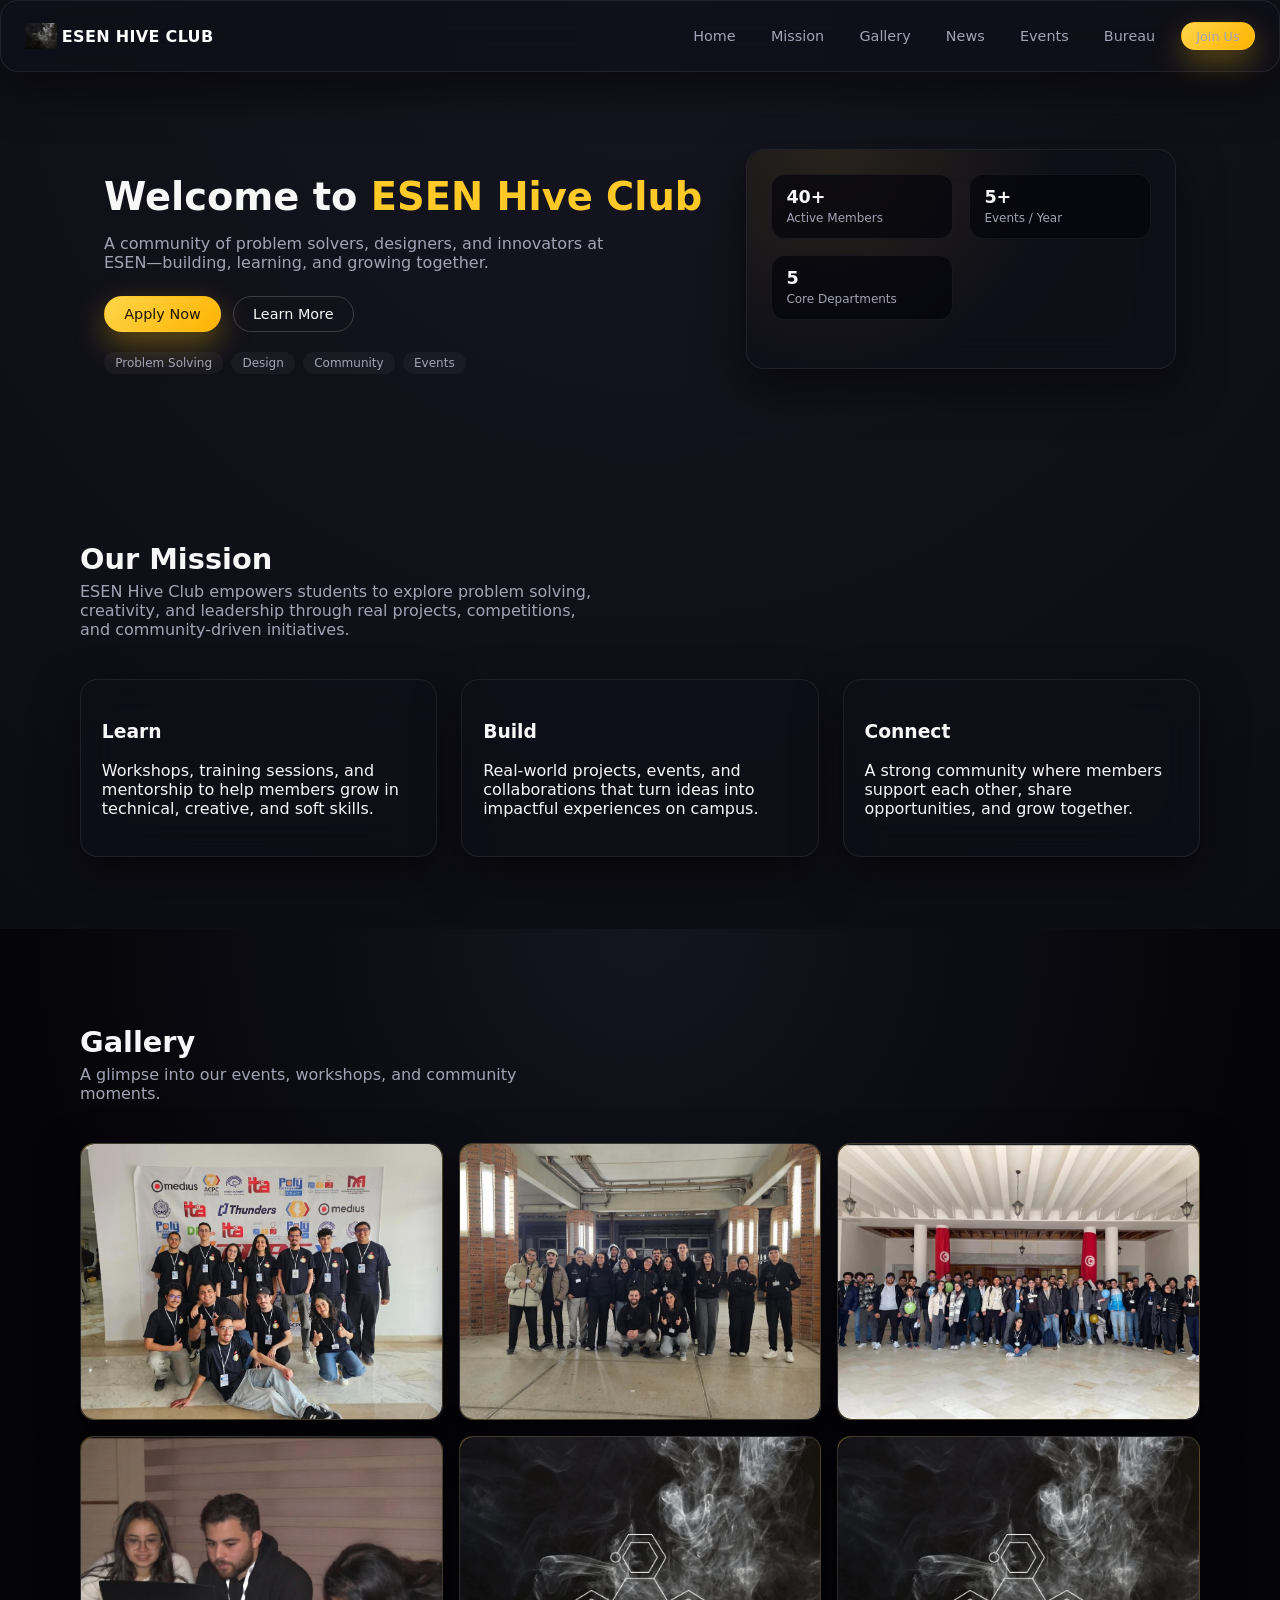
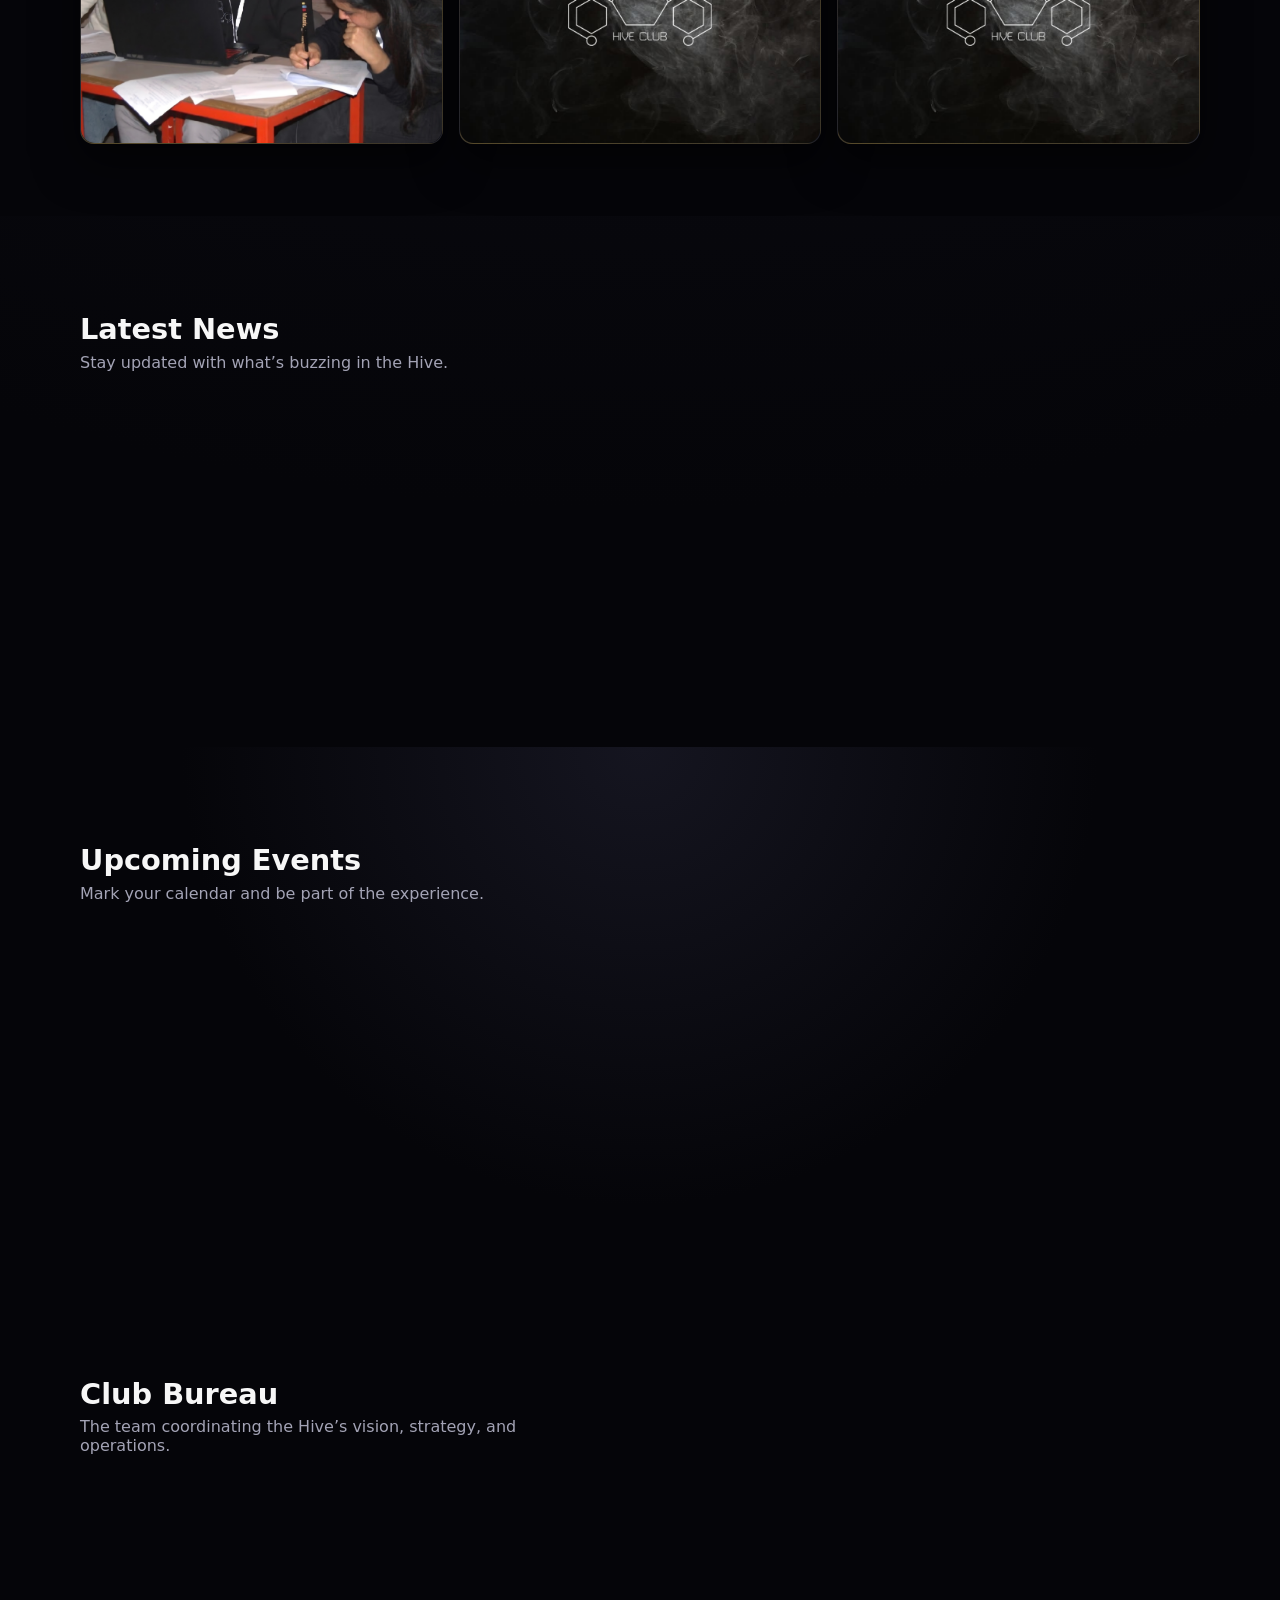
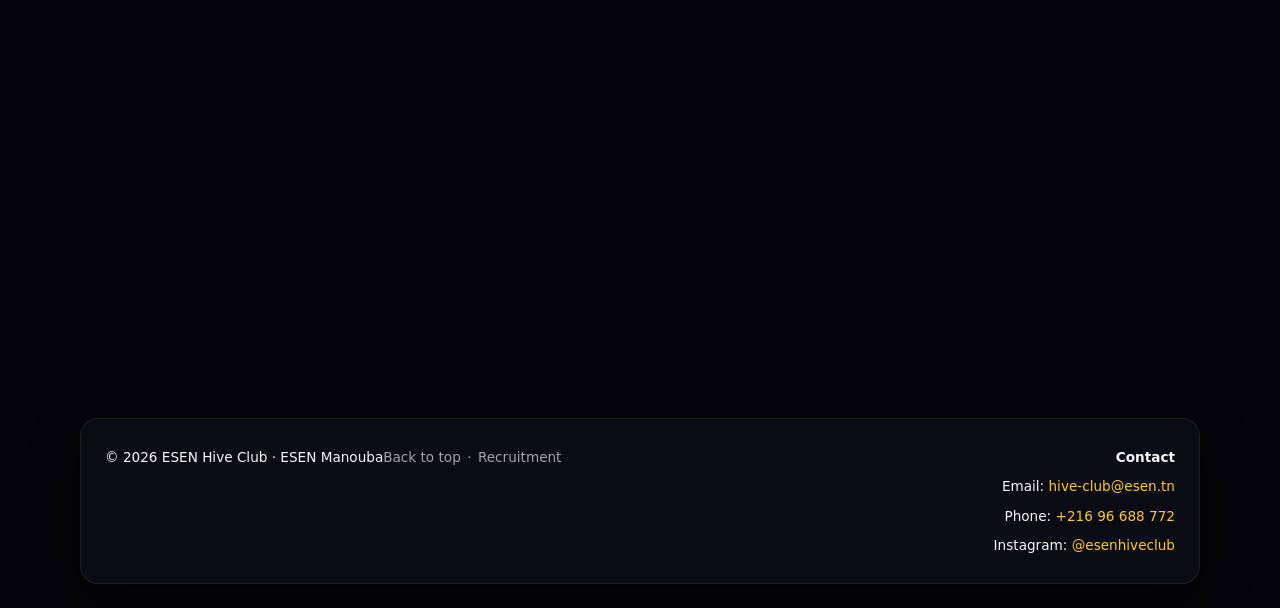
<file: index.html>
<!DOCTYPE html>
<html lang="en">
<head>
  <meta charset="UTF-8" />
  <meta name="viewport" content="width=device-width, initial-scale=1.0" />
  <title>ESEN Hive Club | Home</title>
  <link rel="stylesheet" href="styles.css" />
  <script defer src="script.js"></script>
  <link rel="icon" type="image/png" href="7.png">
</head>
<body>
  <header class="header glass">
 <div class="logo">
  <img src="2.jpg" alt="ESEN Hive Club Logo" class="logo-icon">
  <span class="logo-text">ESEN HIVE CLUB</span>
</div>

    <nav class="nav">
      <ul class="nav-links">
        <li><a href="#hero">Home</a></li>
        <li><a href="#mission">Mission</a></li>
        <li><a href="#gallery">Gallery</a></li>
        <li><a href="#news">News</a></li>
        <li><a href="#events">Events</a></li>
        <li><a href="#bureau">Bureau</a></li>
        <li><a href="recruitement.html" class="btn-primary small">Join Us</a></li>
      </ul>
      <button class="nav-toggle" aria-label="Toggle navigation">
        <span></span><span></span><span></span>
      </button>
    </nav>
  </header>

  <main>
    <!-- Hero -->
    <section id="hero" class="hero section">
      <div class="hero-content">
        <h1 class="hero-title">Welcome to <span>ESEN Hive Club</span></h1>
        <p class="hero-subtitle">
          A community of problem solvers, designers, and innovators at ESEN—building, learning, and growing together.
        </p>
        <div class="hero-actions">
          <a href="recruitement.html" class="btn-primary">Apply Now</a>
          <a href="#mission" class="btn-secondary">Learn More</a>
        </div>
        <div class="hero-tags">
          <span class="tag">Problem Solving</span>
          <span class="tag">Design</span>
          <span class="tag">Community</span>
          <span class="tag">Events</span>
        </div>
      </div>
      <div class="hero-visual glass">
        <div class="hero-orbit"></div>
        <div class="hero-stats">
          <div class="stat">
            <span class="stat-number">40+</span>
            <span class="stat-label">Active Members</span>
          </div>
          <div class="stat">
            <span class="stat-number">5+</span>
            <span class="stat-label">Events / Year</span>
          </div>
          <div class="stat">
            <span class="stat-number">5</span>
            <span class="stat-label">Core Departments</span>
          </div>
        </div>
      </div>
    </section>

    <!-- Mission -->
    <section id="mission" class="section">
      <div class="section-header">
        <h2>Our Mission</h2>
        <p>
          ESEN Hive Club empowers students to explore problem solving, creativity, and leadership through real projects,
          competitions, and community-driven initiatives.
        </p>
      </div>
      <div class="grid-3">
        <div class="card glass fade-in">
          <h3>Learn</h3>
          <p>
            Workshops, training sessions, and mentorship to help members grow in technical, creative, and soft skills.
          </p>
        </div>
        <div class="card glass fade-in">
          <h3>Build</h3>
          <p>
            Real-world projects, events, and collaborations that turn ideas into impactful experiences on campus.
          </p>
        </div>
        <div class="card glass fade-in">
          <h3>Connect</h3>
          <p>
            A strong community where members support each other, share opportunities, and grow together.
          </p>
        </div>
      </div>
    </section>

    <!-- Gallery -->
    <section id="gallery" class="section alt">
      <div class="section-header">
        <h2>Gallery</h2>
        <p>A glimpse into our events, workshops, and community moments.</p>
      </div>
      <div class="gallery-grid">
        <div class="gallery-item glass"><img src="tcpc.jpg"></div>
        <div class="gallery-item glass"><img src="winter.jpg"></div>
        <div class="gallery-item glass"><img src="4.jpg"></div>
        <div class="gallery-item glass"><img src="5.jpg"></div>
        <div class="gallery-item glass"><img src="2.jpg"></div>
        <div class="gallery-item glass"><img src="2.jpg"></div>
      </div>
    </section>

    <!-- News -->
    <section id="news" class="section">
      <div class="section-header">
        <h2>Latest News</h2>
        <p>Stay updated with what’s buzzing in the Hive.</p>
      </div>
      <div class="grid-3">
        <article class="card glass fade-in">
          <span class="badge">New</span>
          <h3>Hive Recruitment 2026</h3>
          <p>
            We’re opening applications for new members across all departments. Join us and shape the next chapter.
          </p>
          <a href="recruitement.html" class="link">View positions →</a>
        </article>
        <article class="card glass fade-in">
          <span class="badge">Event</span>
          <h3>BEE Battle</h3>
          <p>
            A coding arena where logic meets speed. Challenge yourself, solve problems, and compete
             with talented programmers in a battle of algorithms and innovation.
          </p>
          <span class="meta">Coming soon</span>
        </article>
      </div>
    </section>

    <!-- Events -->
    <section id="events" class="section alt">
      <div class="section-header">
        <h2>Upcoming Events</h2>
        <p>Mark your calendar and be part of the experience.</p>
      </div>
      <div class="timeline">
        <div class="timeline-item glass fade-in">
          <div class="timeline-date">Oct 10</div>
          <div class="timeline-content">
            <h3>Welcome to the Hive</h3>
            <p>Intro session for new members and interested students.</p>
          </div>
        </div>
        <div class="timeline-item glass fade-in">
          <div class="timeline-date">Nov 02</div>
          <div class="timeline-content">
            <h3>Hive Problem Solving Night</h3>
            <p>Team-based problem solving and friendly competition.</p>
          </div>
        </div>
        <div class="timeline-item glass fade-in">
          <div class="timeline-date">Dec 1</div>
          <div class="timeline-content">
            <h3>BEE Battle</h3>
            <p>A coding battle where logic, speed, and skills collide</p>
          </div>
        </div>
      </div>
    </section>

    <!-- Bureau -->
    <section id="bureau" class="section">
      <div class="section-header">
        <h2>Club Bureau</h2>
        <p>The team coordinating the Hive’s vision, strategy, and operations.</p>
      </div>
      <div class="bureau-grid">
        <div class="bureau-card glass fade-in">
          <div class="avatar">P</div>
          <h3>President : Rayen Jebali</h3>
          <p>Leads the club, defines strategy, and represents ESEN Hive in official contexts.</p>
        </div>
        <div class="bureau-card glass fade-in">
          <div class="avatar">H</div>
          <h3>Head of HR</h3>
          <p>Oversees recruitment, onboarding, and member well-being.</p>
        </div>
        <div class="bureau-card glass fade-in">
          <div class="avatar">F</div>
          <h3>Head of Finance</h3>
          <p>Manages budget, sponsorships, and financial planning.</p>
        </div>
        <div class="bureau-card glass fade-in">
          <div class="avatar">D</div>
          <h3>Head of Design</h3>
          <p>Leads branding, visuals, and design direction for all club content.</p>
        </div>
        <div class="bureau-card glass fade-in">
          <div class="avatar">SM</div>
          <h3>Head of Social Media</h3>
          <p>Drives online presence and communication with the ESEN community.</p>
        </div>
      </div>
    </section>
  </main>

  <footer class="footer glass">
    <p>© <span id="year"></span> ESEN Hive Club · ESEN Manouba</p>
    <p class="footer-links">
      <a href="#hero">Back to top</a>
      <span>·</span>
      <a href="recruitement.html">Recruitment</a>
    </p>
      <div class="footer-contact">
    <p><strong>Contact</strong></p>
    <p>Email: <a href="hive-club@esen.tn">hive-club@esen.tn</a></p>
    <p>Phone: <a href="tel:+21696688772">+216 96 688 772</a></p>
    <p>Instagram: <a href="https://www.instagram.com/hive_club_esen?igsh=MTZuZHlxeDU4em9nMg==" target="_blank">@esenhiveclub</a></p>
  </div>
  </footer>
</body>
</html>
</file>
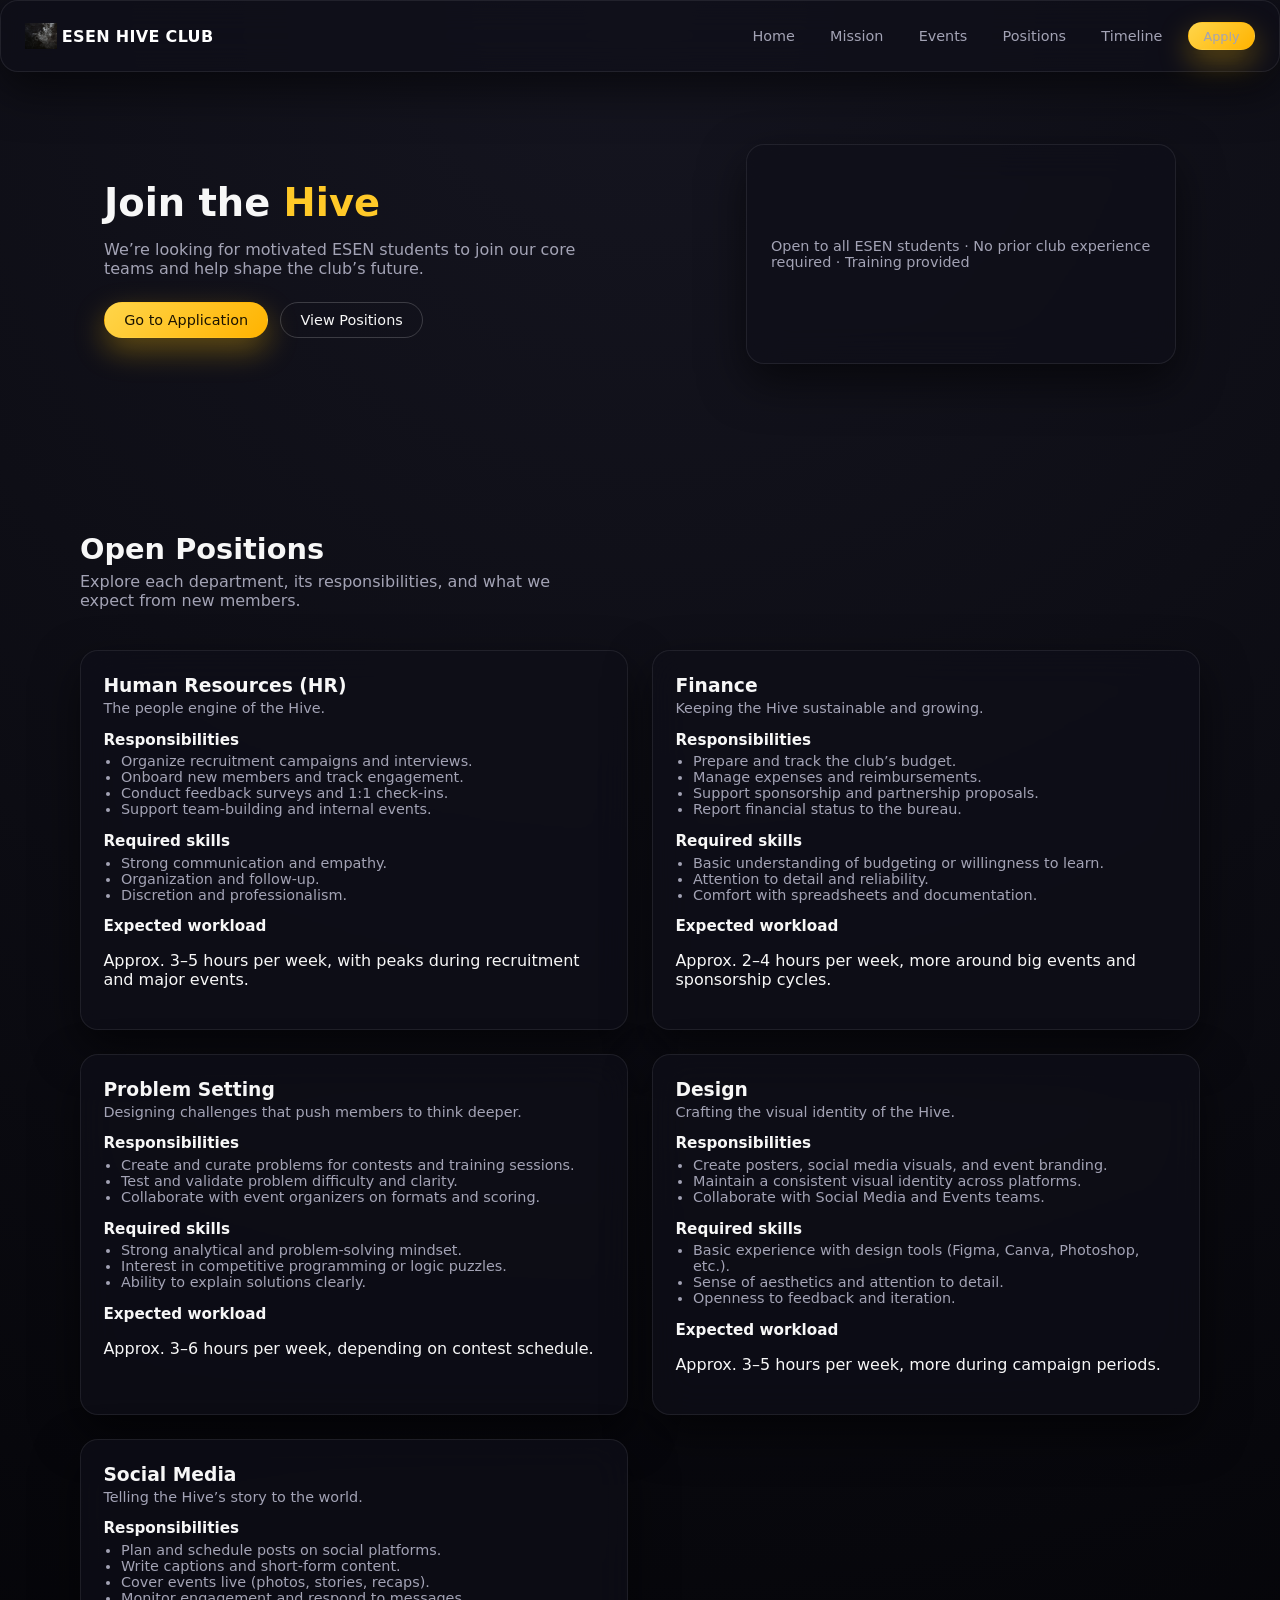
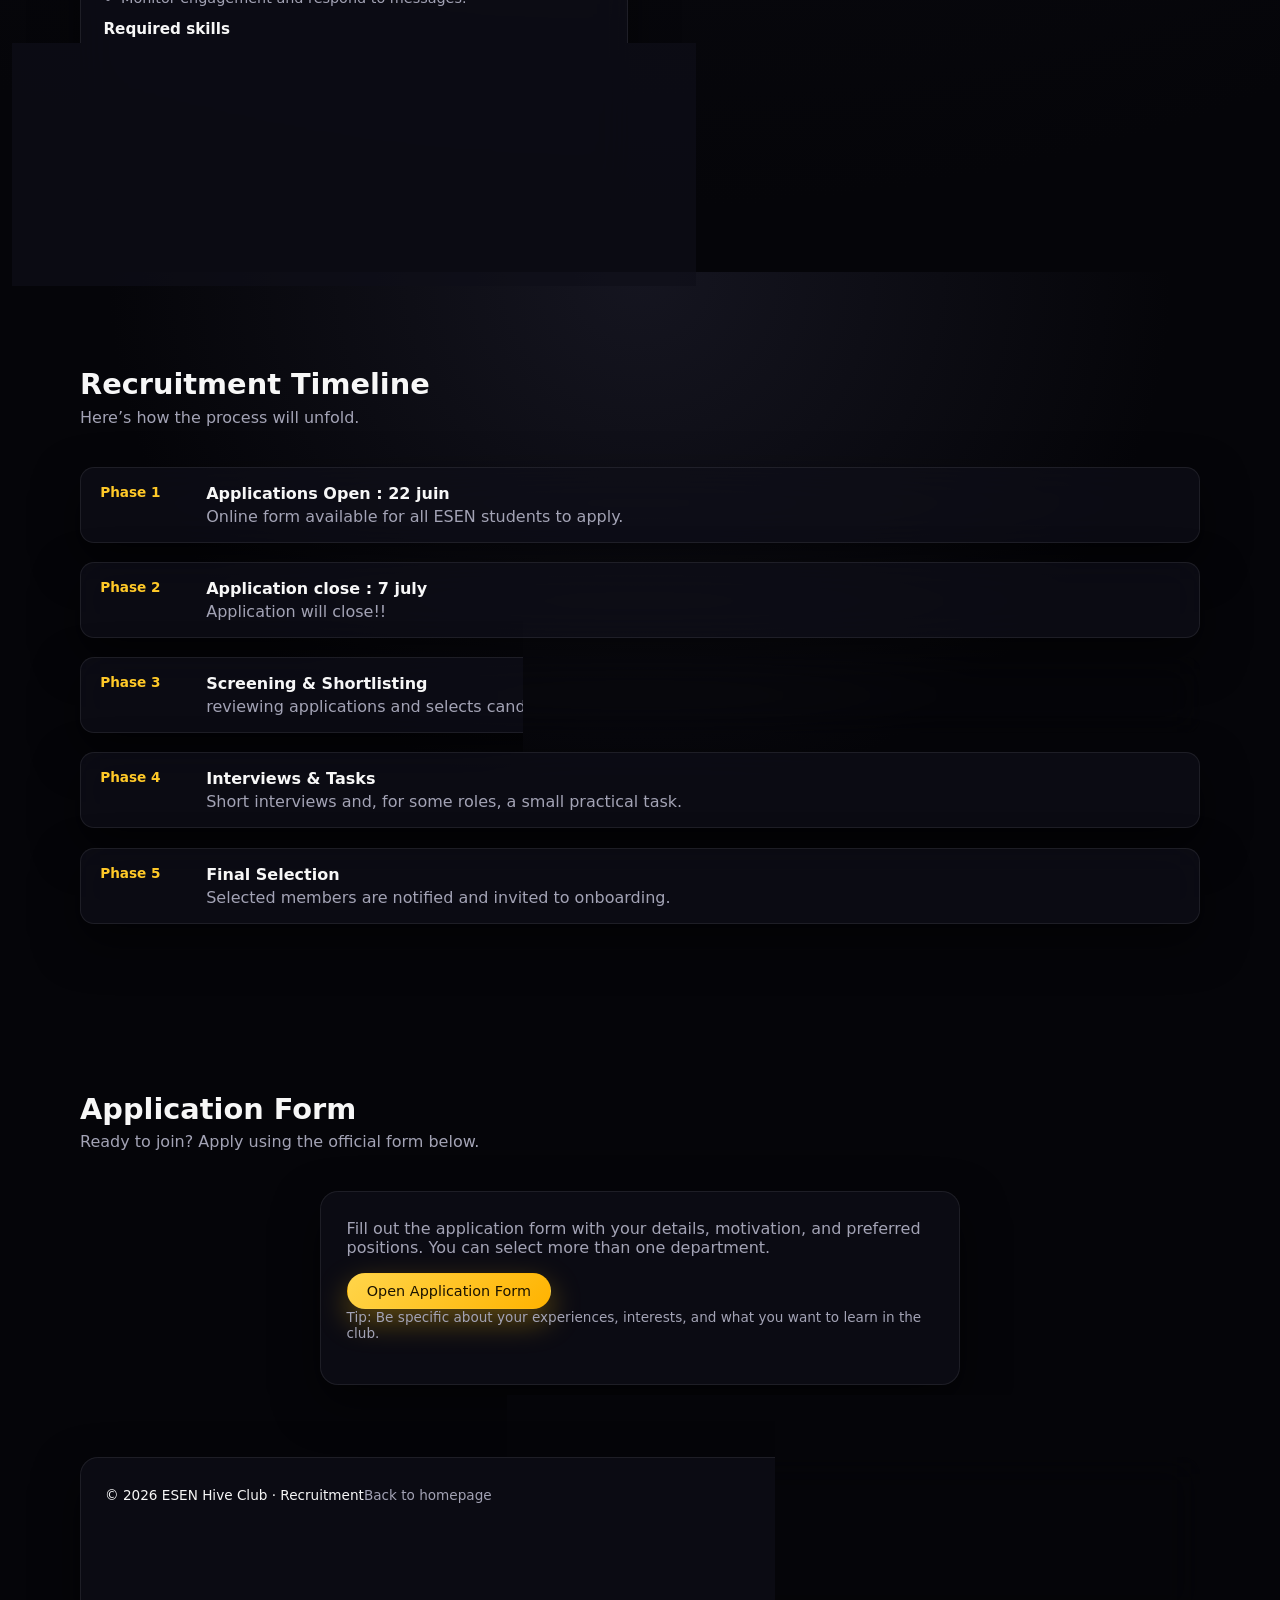
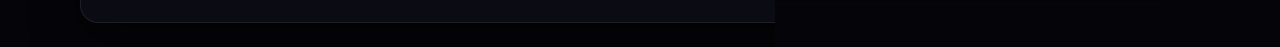
<file: recruitement.html>
<!DOCTYPE html>
<html lang="en">
<head>
  <meta charset="UTF-8" />
  <meta name="viewport" content="width=device-width, initial-scale=1.0" />
  <title>ESEN Hive Club | Recruitment</title>
  <link rel="stylesheet" href="styles.css" />
  <script defer src="script.js"></script>
</head>
<body>
  <header class="header glass">
  <div class="logo">
  <img src="2.jpg" alt="ESEN Hive Club Logo" class="logo-icon">
  <span class="logo-text">ESEN HIVE CLUB</span>
</div>
    <nav class="nav">
      <ul class="nav-links">
        <li><a href="index.html#hero">Home</a></li>
        <li><a href="index.html#mission">Mission</a></li>
        <li><a href="index.html#events">Events</a></li>
        <li><a href="#positions">Positions</a></li>
        <li><a href="#timeline">Timeline</a></li>
        <li><a href="#apply" class="btn-primary small">Apply</a></li>
      </ul>
      <button class="nav-toggle" aria-label="Toggle navigation">
        <span></span><span></span><span></span>
      </button>
    </nav>
  </header>

  <main>
    <!-- Intro -->
    <section class="hero section recruitment-hero">
      <div class="hero-content">
        <h1 class="hero-title">Join the <span>Hive</span></h1>
        <p class="hero-subtitle">
          We’re looking for motivated ESEN students to join our core teams and help shape the club’s future.
        </p>
        <div class="hero-actions">
          <a href="https://forms.gle/Jb8baFyZG526Vrcs8" class="btn-primary">Go to Application</a>
          <a href="#positions" class="btn-secondary">View Positions</a>
        </div>
      </div>
      <div class="hero-visual glass">
        <p class="hero-note">
          Open to all ESEN students · No prior club experience required · Training provided
        </p>
      </div>
    </section>

    <!-- Positions -->
    <section id="positions" class="section">
      <div class="section-header">
        <h2>Open Positions</h2>
        <p>Explore each department, its responsibilities, and what we expect from new members.</p>
      </div>

      <div class="positions-grid">
        <!-- HR -->
        <article class="position-card glass fade-in">
          <h3>Human Resources (HR)</h3>
          <p class="position-tagline">The people engine of the Hive.</p>
          <h4>Responsibilities</h4>
          <ul>
            <li>Organize recruitment campaigns and interviews.</li>
            <li>Onboard new members and track engagement.</li>
            <li>Conduct feedback surveys and 1:1 check-ins.</li>
            <li>Support team-building and internal events.</li>
          </ul>
          <h4>Required skills</h4>
          <ul>
            <li>Strong communication and empathy.</li>
            <li>Organization and follow-up.</li>
            <li>Discretion and professionalism.</li>
          </ul>
          <h4>Expected workload</h4>
          <p>Approx. 3–5 hours per week, with peaks during recruitment and major events.</p>
        </article>

        <!-- Finance -->
        <article class="position-card glass fade-in">
          <h3>Finance</h3>
          <p class="position-tagline">Keeping the Hive sustainable and growing.</p>
          <h4>Responsibilities</h4>
          <ul>
            <li>Prepare and track the club’s budget.</li>
            <li>Manage expenses and reimbursements.</li>
            <li>Support sponsorship and partnership proposals.</li>
            <li>Report financial status to the bureau.</li>
          </ul>
          <h4>Required skills</h4>
          <ul>
            <li>Basic understanding of budgeting or willingness to learn.</li>
            <li>Attention to detail and reliability.</li>
            <li>Comfort with spreadsheets and documentation.</li>
          </ul>
          <h4>Expected workload</h4>
          <p>Approx. 2–4 hours per week, more around big events and sponsorship cycles.</p>
        </article>

        <!-- Problem Setting -->
        <article class="position-card glass fade-in">
          <h3>Problem Setting</h3>
          <p class="position-tagline">Designing challenges that push members to think deeper.</p>
          <h4>Responsibilities</h4>
          <ul>
            <li>Create and curate problems for contests and training sessions.</li>
            <li>Test and validate problem difficulty and clarity.</li>
            <li>Collaborate with event organizers on formats and scoring.</li>
          </ul>
          <h4>Required skills</h4>
          <ul>
            <li>Strong analytical and problem-solving mindset.</li>
            <li>Interest in competitive programming or logic puzzles.</li>
            <li>Ability to explain solutions clearly.</li>
          </ul>
          <h4>Expected workload</h4>
          <p>Approx. 3–6 hours per week, depending on contest schedule.</p>
        </article>

        <!-- Design -->
        <article class="position-card glass fade-in">
          <h3>Design</h3>
          <p class="position-tagline">Crafting the visual identity of the Hive.</p>
          <h4>Responsibilities</h4>
          <ul>
            <li>Create posters, social media visuals, and event branding.</li>
            <li>Maintain a consistent visual identity across platforms.</li>
            <li>Collaborate with Social Media and Events teams.</li>
          </ul>
          <h4>Required skills</h4>
          <ul>
            <li>Basic experience with design tools (Figma, Canva, Photoshop, etc.).</li>
            <li>Sense of aesthetics and attention to detail.</li>
            <li>Openness to feedback and iteration.</li>
          </ul>
          <h4>Expected workload</h4>
          <p>Approx. 3–5 hours per week, more during campaign periods.</p>
        </article>

        <!-- Social Media -->
        <article class="position-card glass fade-in">
          <h3>Social Media</h3>
          <p class="position-tagline">Telling the Hive’s story to the world.</p>
          <h4>Responsibilities</h4>
          <ul>
            <li>Plan and schedule posts on social platforms.</li>
            <li>Write captions and short-form content.</li>
            <li>Cover events live (photos, stories, recaps).</li>
            <li>Monitor engagement and respond to messages.</li>
          </ul>
          <h4>Required skills</h4>
          <ul>
            <li>Good writing and communication.</li>
            <li>Understanding of social media trends.</li>
            <li>Consistency and responsiveness.</li>
          </ul>
          <h4>Expected workload</h4>
          <p>Approx. 3–5 hours per week, with flexibility around events.</p>
        </article>
      </div>
    </section>

    <!-- Timeline -->
    <section id="timeline" class="section alt">
      <div class="section-header">
        <h2>Recruitment Timeline</h2>
        <p>Here’s how the process will unfold.</p>
      </div>
      <div class="timeline">
        <div class="timeline-item glass fade-in">
          <div class="timeline-date">Phase 1</div>
          <div class="timeline-content">
            <h3>Applications Open : 22 juin</h3>
            <p>Online form available for all ESEN students to apply.</p>
          </div>
        </div>
           <div class="timeline-item glass fade-in">
          <div class="timeline-date">Phase 2</div>
          <div class="timeline-content">
            <h3>Application close : 7 july</h3>
            <p>Application will close!!</p>
          </div>
        </div>
        <div class="timeline-item glass fade-in">
          <div class="timeline-date">Phase 3</div>
          <div class="timeline-content">
            <h3>Screening & Shortlisting</h3>
            <p>reviewing applications and selects candidates for interviews.</p>
          </div>
        </div>
        <div class="timeline-item glass fade-in">
          <div class="timeline-date">Phase 4</div>
          <div class="timeline-content">
            <h3>Interviews & Tasks</h3>
            <p>Short interviews and, for some roles, a small practical task.</p>
          </div>
        </div>
        <div class="timeline-item glass fade-in">
          <div class="timeline-date">Phase 5</div>
          <div class="timeline-content">
            <h3>Final Selection</h3>
            <p>Selected members are notified and invited to onboarding.</p>
          </div>
        </div>
      </div>
    </section>

    <!-- Application -->
    <section id="apply" class="section">
      <div class="section-header">
        <h2>Application Form</h2>
        <p>Ready to join? Apply using the official form below.</p>
      </div>
      <div class="apply-card glass">
        <p>
          Fill out the application form with your details, motivation, and preferred positions. You can select more than
          one department.
        </p>
        <!-- Replace the href with your real form link (e.g., Google Form) -->
        <a href="https://forms.gle/Jb8baFyZG526Vrcs8" target="_blank" class="btn-primary">
          Open Application Form
        </a>
        <p class="apply-note">
          Tip: Be specific about your experiences, interests, and what you want to learn in the club.
        </p>
      </div>
    </section>
  </main>

  <footer class="footer glass">
    <p>© <span id="year"></span> ESEN Hive Club · Recruitment</p>
    <p class="footer-links">
      <a href="index.html">Back to homepage</a>
    </p>
      <div class="footer-contact">
    <p><strong>Contact</strong></p>
    <p>Email: <a href="hive-club@esen.tn">hive-club@esen.tn</a></p>
    <p>Phone: <a href="tel:+21696688772">+216 96 688 772</a></p>
    <p>Instagram: <a href="https://www.instagram.com/hive_club_esen?igsh=MTZuZHlxeDU4em9nMg==" target="_blank">@esenhiveclub</a></p>
  </div>
  </footer>
</body>
</html>
</file>
<file: styles.css>
:root {
  --bg: #050509;
  --bg-alt: #0b0b12;
  --accent: #ffc928;
  --accent-soft: rgba(255, 201, 40, 0.15);
  --text: #f7f7f7;
  --muted: #a3a3b5;
  --glass-bg: rgba(15, 15, 25, 0.7);
  --border: rgba(255, 255, 255, 0.08);
  --radius-lg: 18px;
  --radius-md: 14px;
  --shadow-soft: 0 18px 45px rgba(0, 0, 0, 0.55);
  --transition-fast: 0.2s ease-out;
  --transition-med: 0.35s ease-out;
  --nav-height: 72px;
  --max-width: 1120px;
  --font-main: system-ui, -apple-system, BlinkMacSystemFont, "SF Pro Text", "Segoe UI", sans-serif;
}

*,
*::before,
*::after {
  box-sizing: border-box;
}

html,
body {
  margin: 0;
  padding: 0;
  font-family: var(--font-main);
  background: radial-gradient(circle at top, #151520 0, #050509 55%);
  color: var(--text);
  scroll-behavior: smooth;
}

body {
  min-height: 100vh;
}

/* Layout */

.header {
  position: sticky;
  top: 0;
  z-index: 50;
  display: flex;
  align-items: center;
  justify-content: space-between;
  padding: 0 1.5rem;
  height: var(--nav-height);
  backdrop-filter: blur(18px);
  border-bottom: 1px solid var(--border);
}

.logo {
  display: flex;
  align-items: center;
  gap: 0.3rem; /* adjust spacing between logo and text */
}

.logo-icon {
  width: 32px;
  height: 32px;
  object-fit: contain;
}


.logo-text {
  font-size: 1rem;
  font-weight: 600;
  letter-spacing: 0.02em;
  color: #fff;
}


.nav {
  display: flex;
  align-items: center;
}

.nav-links {
  display: flex;
  align-items: center;
  gap: 1rem;
  list-style: none;
  margin: 0;
  padding: 0;
}

.nav-links a {
  color: var(--muted);
  text-decoration: none;
  font-size: 0.9rem;
  padding: 0.4rem 0.6rem;
  border-radius: 999px;
  transition: color var(--transition-fast), background var(--transition-fast),
    transform var(--transition-fast);
}

.nav-links a:hover {
  color: var(--text);
  background: rgba(255, 255, 255, 0.04);
  transform: translateY(-1px);
}

/* Mobile nav toggle */

.nav-toggle {
  display: none;
  flex-direction: column;
  gap: 4px;
  background: none;
  border: none;
  padding: 0.25rem;
  cursor: pointer;
}

.nav-toggle span {
  width: 20px;
  height: 2px;
  background: var(--text);
  border-radius: 999px;
}

/* Sections */

.section {
  padding: 4.5rem 1.5rem;
}

.section.alt {
  background: radial-gradient(circle at top, #151520 0, #050509 55%);
}

.section-header {
  max-width: var(--max-width);
  margin: 0 auto 2.5rem;
  text-align: left;
}

.section-header h2 {
  font-size: 1.8rem;
  margin-bottom: 0.4rem;
}

.section-header p {
  margin: 0;
  color: var(--muted);
  max-width: 520px;
}

/* Hero */

.hero {
  max-width: var(--max-width);
  margin: 0 auto;
  display: grid;
  grid-template-columns: minmax(0, 1.4fr) minmax(0, 1fr);
  gap: 2.5rem;
  align-items: center;
}

.hero-title {
  font-size: 2.4rem;
  line-height: 1.1;
  margin-bottom: 0.75rem;
}

.hero-title span {
  color: var(--accent);
}

.hero-subtitle {
  color: var(--muted);
  max-width: 520px;
  margin-bottom: 1.5rem;
}

.hero-actions {
  display: flex;
  flex-wrap: wrap;
  gap: 0.75rem;
  margin-bottom: 1.25rem;
}

.hero-tags {
  display: flex;
  flex-wrap: wrap;
  gap: 0.5rem;
}

.tag {
  font-size: 0.75rem;
  padding: 0.25rem 0.7rem;
  border-radius: 999px;
  background: rgba(255, 255, 255, 0.04);
  color: var(--muted);
}

.hero-visual {
  position: relative;
  padding: 1.5rem;
  border-radius: var(--radius-lg);
  min-height: 220px;
  display: flex;
  flex-direction: column;
  justify-content: space-between;
}

.hero-orbit {
  position: absolute;
  inset: 0;
  border-radius: inherit;
  background: radial-gradient(circle at 20% 0, var(--accent-soft), transparent 55%);
  opacity: 0.7;
  pointer-events: none;
}

.hero-stats {
  position: relative;
  display: grid;
  grid-template-columns: repeat(2, minmax(0, 1fr));
  gap: 1rem;
}

.stat {
  padding: 0.75rem 0.9rem;
  border-radius: var(--radius-md);
  border: 1px solid rgba(255, 255, 255, 0.06);
  background: rgba(5, 5, 12, 0.7);
}

.stat-number {
  display: block;
  font-weight: 600;
  font-size: 1.1rem;
}

.stat-label {
  font-size: 0.75rem;
  color: var(--muted);
}

/* Recruitment hero */

.recruitment-hero .hero-visual {
  justify-content: center;
}

.hero-note {
  position: relative;
  font-size: 0.9rem;
  color: var(--muted);
}

/* Buttons */

.btn-primary,
.btn-secondary {
  display: inline-flex;
  align-items: center;
  justify-content: center;
  padding: 0.55rem 1.2rem;
  border-radius: 999px;
  border: 1px solid transparent;
  font-size: 0.9rem;
  font-weight: 500;
  text-decoration: none;
  cursor: pointer;
  transition: background var(--transition-med), color var(--transition-med),
    transform var(--transition-fast), box-shadow var(--transition-fast);
}

.btn-primary {
  background: linear-gradient(135deg, #ffd54a, #ffb300);
  color: #1b1300;
  box-shadow: 0 12px 30px rgba(255, 193, 7, 0.35);
}

.btn-primary:hover {
  transform: translateY(-1px);
  box-shadow: 0 16px 40px rgba(255, 193, 7, 0.45);
}

.btn-secondary {
  background: transparent;
  color: var(--text);
  border-color: rgba(255, 255, 255, 0.18);
}

.btn-secondary:hover {
  background: rgba(255, 255, 255, 0.06);
}

.btn-primary.small {
  padding: 0.35rem 0.9rem;
  font-size: 0.8rem;
}

/* Cards & glassmorphism */

.glass {
  background: var(--glass-bg);
  border-radius: var(--radius-lg);
  border: 1px solid var(--border);
  box-shadow: var(--shadow-soft);
  backdrop-filter: blur(18px);
}

.card {
  padding: 1.4rem 1.3rem;
}

.grid-3 {
  max-width: var(--max-width);
  margin: 0 auto;
  display: grid;
  grid-template-columns: repeat(3, minmax(0, 1fr));
  gap: 1.5rem;
}

/* Gallery */

.gallery-grid {
  max-width: var(--max-width);
  margin: 0 auto;
  display: grid;
  grid-template-columns: repeat(3, minmax(0, 1fr));
  gap: 1rem;
}

.gallery-item {
  border-radius: var(--radius-md);
  min-height: 140px;
  background-image: linear-gradient(135deg, rgba(255, 201, 40, 0.25), transparent),
    radial-gradient(circle at bottom, rgba(255, 255, 255, 0.06), transparent);
}

/* News */

.badge {
  display: inline-block;
  font-size: 0.7rem;
  padding: 0.15rem 0.55rem;
  border-radius: 999px;
  background: rgba(255, 201, 40, 0.12);
  color: var(--accent);
  margin-bottom: 0.5rem;
}

.link {
  display: inline-flex;
  align-items: center;
  gap: 0.25rem;
  font-size: 0.85rem;
  color: var(--accent);
  text-decoration: none;
  margin-top: 0.5rem;
}

.link:hover {
  text-decoration: underline;
}

.meta {
  font-size: 0.8rem;
  color: var(--muted);
}

/* Timeline */

.timeline {
  max-width: var(--max-width);
  margin: 0 auto;
  display: grid;
  gap: 1.2rem;
}

.timeline-item {
  display: grid;
  grid-template-columns: 90px minmax(0, 1fr);
  gap: 1rem;
  padding: 1rem 1.2rem;
  border-radius: var(--radius-md);
}

.timeline-date {
  font-size: 0.85rem;
  font-weight: 600;
  color: var(--accent);
}

.timeline-content h3 {
  margin: 0 0 0.25rem;
  font-size: 1rem;
}

.timeline-content p {
  margin: 0;
  color: var(--muted);
}

/* Bureau */

.bureau-grid {
  max-width: var(--max-width);
  margin: 0 auto;
  display: grid;
  grid-template-columns: repeat(3, minmax(0, 1fr));
  gap: 1.3rem;
}

.bureau-card {
  padding: 1.3rem 1.2rem;
  text-align: left;
}

.avatar {
  width: 40px;
  height: 40px;
  border-radius: 999px;
  background: radial-gradient(circle at 30% 0, #ffe082, #ffb300);
  display: flex;
  align-items: center;
  justify-content: center;
  font-weight: 600;
  color: #1b1300;
  margin-bottom: 0.7rem;
}

/* Recruitment positions */

.positions-grid {
  max-width: var(--max-width);
  margin: 0 auto;
  display: grid;
  grid-template-columns: repeat(2, minmax(0, 1fr));
  gap: 1.5rem;
}

.position-card {
  padding: 1.5rem 1.4rem;
}

.position-card h3 {
  margin-top: 0;
  margin-bottom: 0.25rem;
}

.position-tagline {
  margin-top: 0;
  margin-bottom: 0.9rem;
  color: var(--muted);
  font-size: 0.9rem;
}

.position-card h4 {
  margin: 0.9rem 0 0.3rem;
  font-size: 0.95rem;
}

.position-card ul {
  margin: 0;
  padding-left: 1.1rem;
  color: var(--muted);
  font-size: 0.9rem;
}

/* Apply section */

.apply-card {
  max-width: 640px;
  margin: 0 auto;
  padding: 1.7rem 1.6rem;
  text-align: left;
}

.apply-card p {
  margin-top: 0;
  margin-bottom: 1rem;
  color: var(--muted);
}

.apply-note {
  font-size: 0.85rem;
}

/* Footer */

.footer {
  max-width: var(--max-width);
  margin: 0 auto 1.5rem;
  padding: 1rem 1.5rem;
  display: flex;
  flex-wrap: wrap;
  justify-content: space-between;
  align-items: center;
  font-size: 0.8rem;
}

.footer-links {
  display: flex;
  align-items: center;
  gap: 0.4rem;
  color: var(--muted);
}

.footer a {
  color: var(--muted);
  text-decoration: none;
}

.footer a:hover {
  text-decoration: underline;
}

/* Animations */

.fade-in {
  opacity: 0;
  transform: translateY(12px);
  transition: opacity 0.5s ease-out, transform 0.5s ease-out;
}

.fade-in.visible {
  opacity: 1;
  transform: translateY(0);
}

/* Responsive */

@media (max-width: 900px) {
  .hero {
    grid-template-columns: minmax(0, 1fr);
  }

  .hero-visual {
    order: -1;
  }

  .grid-3,
  .gallery-grid,
  .bureau-grid {
    grid-template-columns: repeat(2, minmax(0, 1fr));
  }

  .positions-grid {
    grid-template-columns: minmax(0, 1fr);
  }
}

@media (max-width: 720px) {
  .header {
    padding-inline: 1rem;
  }

  .nav-links {
    position: fixed;
    inset: var(--nav-height) 1rem auto 1rem;
    flex-direction: column;
    padding: 0.8rem;
    border-radius: var(--radius-lg);
    background: rgba(5, 5, 12, 0.96);
    border: 1px solid var(--border);
    box-shadow: var(--shadow-soft);
    transform: translateY(-20px);
    opacity: 0;
    pointer-events: none;
    transition: opacity var(--transition-med), transform var(--transition-med);
  }

  .nav-links.open {
    opacity: 1;
    transform: translateY(0);
    pointer-events: auto;
  }

  .nav-toggle {
    display: flex;
  }

  .grid-3,
  .gallery-grid,
  .bureau-grid {
    grid-template-columns: minmax(0, 1fr);
  }

  .section {
    padding-inline: 1rem;
  }
}
.gallery-item {
  overflow: hidden;
  border-radius: var(--radius-md);
  position: relative;
}

.gallery-item img {
  width: 100%;
  height: 100%;
  object-fit: cover;
  transition: transform .4s ease;
  border-radius: inherit;
}

.gallery-item:hover img {
  transform: scale(1.08);
}
.footer {
  max-width: var(--max-width);
  margin: 0 auto 1.5rem;
  padding: 1rem 1.5rem;
  display: flex;
  flex-wrap: wrap;
  justify-content: space-between;
  align-items: flex-start;
  font-size: 0.85rem;
}

.footer-left {
  flex: 1;
  min-width: 220px;
}

.footer-contact {
  flex: 1;
  min-width: 220px;
  text-align: right;
}

.footer-contact a {
  color: var(--accent);
  text-decoration: none;
}

.footer-contact a:hover {
  text-decoration: underline;
}

@media (max-width: 720px) {
  .footer {
    flex-direction: column;
    text-align: center;
    gap: 1rem;
  }

  .footer-contact {
    text-align: center;
  }
}

@media (max-width: 720px) {
  .logo-icon {
    width: 15px;
    height: 15px;
  }
}
</file>
